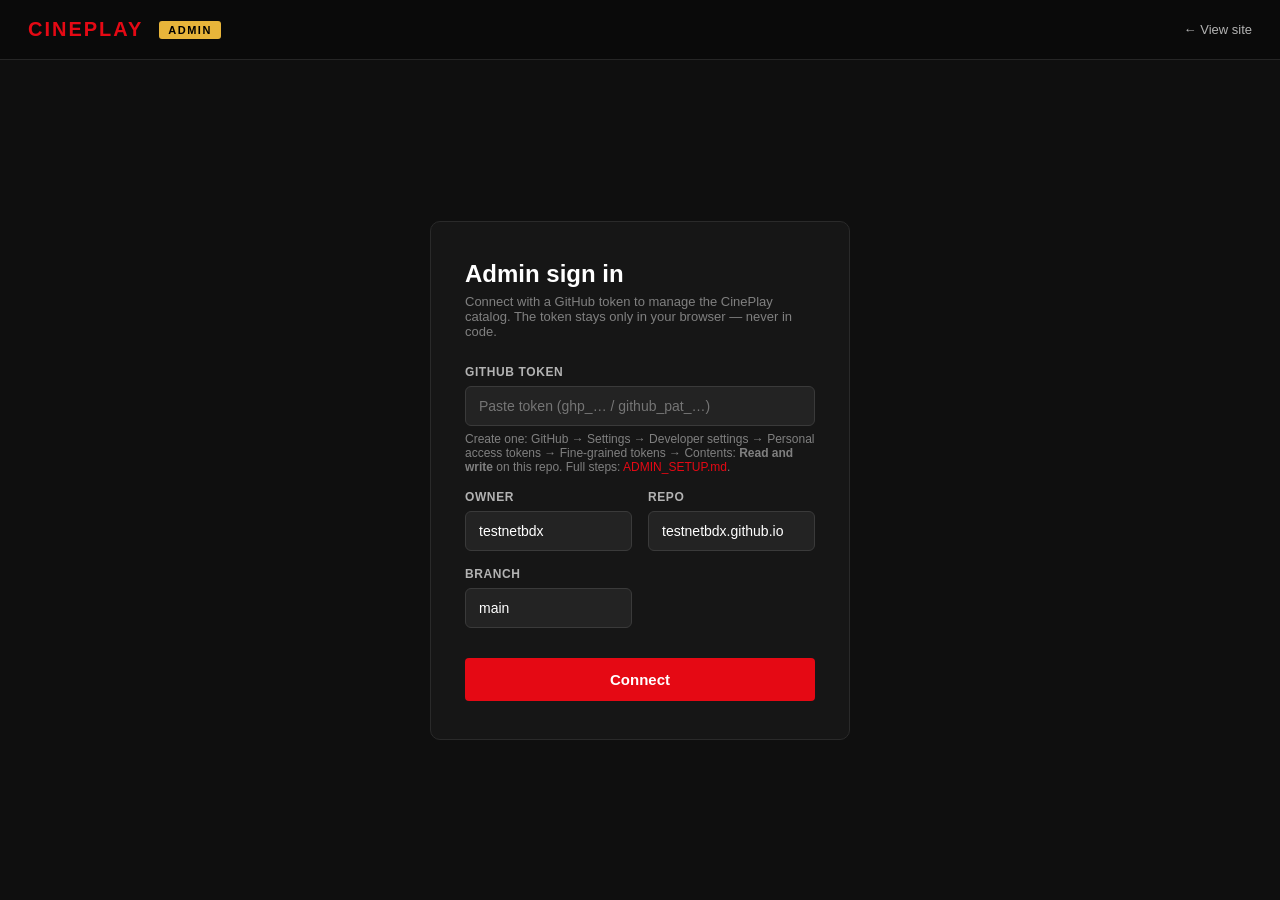
<file: cineplay/admin.html>
<!DOCTYPE html>
<html lang="en">
<head>
<meta charset="UTF-8">
<meta name="viewport" content="width=device-width, initial-scale=1.0">
<title>Admin — CinePlay</title>
<meta name="robots" content="noindex, nofollow">
<link rel="icon" href="data:image/svg+xml,<svg xmlns='http://www.w3.org/2000/svg' viewBox='0 0 64 64'><rect width='64' height='64' rx='12' fill='%23E50914'/><path d='M26 20l18 12-18 12z' fill='white'/></svg>">
<link rel="stylesheet" href="css/style.css?v=20261011f">
</head>
<body class="admin-page">

<nav class="admin-nav">
  <span class="logo">CinePlay</span>
  <span class="admin-tag">ADMIN</span>
  <div class="spacer"></div>
  <a class="view-site" href="index.html">← View site</a>
  <button class="btn-outline" id="logoutBtn" style="display:none">Disconnect</button>
</nav>

<!-- ============ LOGIN VIEW ============ -->
<div class="login-wrap" id="loginView">
  <div class="login-card">
    <h1>Admin sign in</h1>
    <p class="sub">Connect with a GitHub token to manage the CinePlay catalog. The token stays only in your browser — never in code.</p>
    <div class="form-error" id="loginError"></div>
    <form id="loginForm">
      <div class="field">
        <label for="ghToken">GitHub token</label>
        <input type="password" id="ghToken" autocomplete="off" placeholder="Paste token (ghp_… / github_pat_…)">
        <div class="hint">Create one: GitHub → Settings → Developer settings → Personal access tokens → Fine-grained tokens → Contents: <b>Read and write</b> on this repo. Full steps: <a href="ADMIN_SETUP.md" target="_blank" rel="noopener" style="color:#e50914">ADMIN_SETUP.md</a>.</div>
      </div>
      <div class="form-grid">
        <div class="field">
          <label for="ghOwner">Owner</label>
          <input type="text" id="ghOwner" value="testnetbdx" autocomplete="off">
        </div>
        <div class="field">
          <label for="ghRepo">Repo</label>
          <input type="text" id="ghRepo" value="testnetbdx.github.io" autocomplete="off">
        </div>
        <div class="field">
          <label for="ghBranch">Branch</label>
          <input type="text" id="ghBranch" value="main" autocomplete="off">
        </div>
      </div>
      <button type="submit" class="btn-red" id="loginBtn" style="margin-top:14px">Connect</button>
    </form>
  </div>
</div>

<!-- ============ DASHBOARD VIEW ============ -->
<div class="dash" id="dashView" style="display:none">
  <div class="dash-head">
    <h1>Dashboard</h1>
    <div class="spacer"></div>
    <button class="btn-red" id="addMovieBtn">+ Add Movie</button>
  </div>

  <div class="panel" id="cloudPanel" style="margin-bottom:18px">
    <div class="panel-head"><h2>☁️ Cloudinary settings <span style="font-weight:400;font-size:12px;color:#999">(for device video upload)</span></h2></div>
    <div style="padding:16px 18px">
      <div class="form-grid">
        <div class="field">
          <label for="cloudName">Cloud name</label>
          <input type="text" id="cloudName" autocomplete="off" placeholder="e.g. dxxxxx123">
        </div>
        <div class="field">
          <label for="uploadPreset">Unsigned upload preset</label>
          <input type="text" id="uploadPreset" autocomplete="off" placeholder="e.g. cineplay-video">
        </div>
      </div>
      <div class="hint">Free signup at cloudinary.com — no credit card. Exact steps: <a href="ADMIN_SETUP.md" target="_blank" rel="noopener" style="color:#e50914">ADMIN_SETUP.md</a> (Cloudinary section). Saved only in this browser (localStorage), never in the repo. <span id="cloudStatus" style="font-weight:700"></span></div>
      <div class="form-actions" style="margin-top:12px">
        <button type="button" class="btn-red" id="saveCloudBtn">Save settings</button>
      </div>
    </div>
  </div>

  <div class="panel" id="ytPanel" style="margin-bottom:18px">
    <div class="panel-head"><h2>▶ YouTube upload settings <span style="font-weight:400;font-size:12px;color:#999">(direct upload from this panel)</span></h2></div>
    <div style="padding:16px 18px">
      <div class="form-grid">
        <div class="field">
          <label for="ytClientId">Google OAuth Client ID</label>
          <input type="text" id="ytClientId" autocomplete="off" placeholder="xxxx.apps.googleusercontent.com">
        </div>
        <div class="field">
          <label for="ytClientSecret">Client secret</label>
          <input type="password" id="ytClientSecret" autocomplete="off" placeholder="Paste client secret">
        </div>
      </div>
      <div class="hint">Google Cloud Console-e YouTube Data API v3 enable + OAuth client banao. Exact steps: <a href="ADMIN_SETUP.md" target="_blank" rel="noopener" style="color:#e50914">ADMIN_SETUP.md</a> (YouTube section). Redirect URI hishebe EXACT <code>https://testnetbdx.github.io/cineplay/admin.html</code> dite hobe. Saved only in this browser (localStorage), never in the repo. <span id="ytStatus" style="font-weight:700"></span></div>
      <div class="form-error" id="ytError"></div>
      <div class="form-actions" style="margin-top:12px">
        <button type="button" class="btn-red" id="saveYtBtn">Save settings</button>
        <button type="button" class="btn-outline" id="ytConnectBtn">Connect YouTube</button>
        <button type="button" class="btn-outline" id="ytDisconnectBtn" style="display:none">Disconnect</button>
      </div>
    </div>
  </div>

  <div class="stats">
    <div class="stat red"><div class="num" id="statTotal">0</div><div class="lbl">Total movies</div></div>
    <div class="stat gold"><div class="num" id="statFeatured">0</div><div class="lbl">Featured</div></div>
    <div class="stat green"><div class="num" id="statTrending">0</div><div class="lbl">Trending</div></div>
  </div>

  <div class="panel">
    <div class="panel-head"><h2>Movies</h2></div>
    <div style="overflow-x:auto">
      <table class="movies">
        <thead>
          <tr><th>Poster</th><th>Title</th><th>Year</th><th>Genre</th><th>Flags</th><th>Actions</th></tr>
        </thead>
        <tbody id="moviesTbody"></tbody>
      </table>
    </div>
  </div>

  <!-- ============ BULK IMPORT ============ -->
  <div class="panel" id="bulkPanel" style="margin-top:18px">
    <div class="panel-head"><h2>📥 Bulk Import <span style="font-weight:400;font-size:12px;color:#999">(many movies at once — CSV / JSON)</span></h2></div>
    <div style="padding:16px 18px">
      <div class="hint">Upload a <b>.csv</b> or <b>.json</b> file to add many movies in one go. Rows missing a <b>title</b> are skipped; rows whose title+year already exists are skipped as duplicates. <a href="ADMIN_SETUP.md" target="_blank" rel="noopener" style="color:#e50914">Format guide</a>.</div>
      <div style="display:flex;gap:10px;flex-wrap:wrap;margin:12px 0;align-items:center">
        <button type="button" class="btn-outline" id="bulkTemplateBtn">⬇ Download CSV template</button>
        <label class="btn-outline" for="bulkFile" style="cursor:pointer;margin:0">📂 Choose CSV / JSON file</label>
        <input type="file" id="bulkFile" accept=".csv,.json,text/csv,application/json" style="display:none">
      </div>
      <div class="form-error" id="bulkError"></div>
      <div id="bulkResult" class="hint" style="display:none;font-weight:700;color:#46d369;margin-bottom:10px"></div>
      <div id="bulkPreview" style="display:none">
        <div id="bulkSummary" class="hint" style="font-weight:700;color:#fff"></div>
        <div style="overflow:auto;max-height:340px;margin:10px 0;border:1px solid #333;border-radius:6px">
          <table class="movies">
            <thead><tr><th>#</th><th>Title</th><th>Year</th><th>Category</th><th>Qualities</th><th>Video</th><th>Status</th></tr></thead>
            <tbody id="bulkTbody"></tbody>
          </table>
        </div>
        <div class="form-actions" style="justify-content:flex-start">
          <button type="button" class="btn-red" id="bulkImportBtn">Import</button>
          <button type="button" class="btn-outline" id="bulkClearBtn">Clear</button>
        </div>
      </div>
      <div class="progress-wrap" id="bulkProgressWrap">
        <div class="progress-track"><div class="progress-bar" id="bulkProgressBar"></div></div>
        <div class="progress-label" id="bulkProgressLabel">Saving…</div>
      </div>
    </div>
  </div>
</div>

<!-- ============ ADD / EDIT MOVIE MODAL ============ -->
<div id="movieModal">
  <div class="form-card">
    <h2 id="formTitle">Add Movie</h2>
    <div class="form-error" id="formError"></div>
    <input type="hidden" id="editingId" value="">

    <div class="form-grid">
      <div class="field full">
        <label for="fTitle">Title *</label>
        <input type="text" id="fTitle" placeholder="Movie title">
      </div>
      <div class="field full">
        <label for="fDesc">Description</label>
        <textarea id="fDesc" placeholder="Short synopsis…"></textarea>
      </div>
      <div class="field">
        <label for="fYear">Year</label>
        <input type="number" id="fYear" min="1900" max="2100" placeholder="2026">
      </div>
      <div class="field">
        <label for="fGenre">Genre</label>
        <input type="text" id="fGenre" placeholder="Action, Sci-Fi">
        <div class="hint">Comma-separated for multiple genres.</div>
      </div>
      <div class="field">
        <label for="fRating">Rating (0–10)</label>
        <input type="number" id="fRating" min="0" max="10" step="0.1" placeholder="8.5">
      </div>
      <div class="field">
        <label for="fDuration">Duration</label>
        <input type="text" id="fDuration" placeholder="2h 15m">
      </div>
      <div class="field full">
        <label>Quality badges</label>
        <div class="qchecks" id="fQuality">
          <label class="qcheck"><input type="checkbox" value="4K"> 4K</label>
          <label class="qcheck"><input type="checkbox" value="FHD"> FHD</label>
          <label class="qcheck"><input type="checkbox" value="HD"> HD</label>
          <label class="qcheck"><input type="checkbox" value="BD"> BD</label>
          <label class="qcheck"><input type="checkbox" value="HDR"> HDR</label>
          <label class="qcheck"><input type="checkbox" value="DV"> DV</label>
          <label class="qcheck"><input type="checkbox" value="10Bit"> 10Bit</label>
          <label class="qcheck"><input type="checkbox" value="SDR"> SDR</label>
        </div>
        <div class="hint">Ticked badges show on the site's cards (top-right pills).</div>
      </div>
      <div class="field">
        <label for="fCategory">Category</label>
        <select id="fCategory">
          <option value="movie" selected>Movie</option>
          <option value="web-series">Web Series</option>
          <option value="anime">Anime</option>
          <option value="ott">OTT</option>
        </select>
      </div>
      <div class="field">
        <label for="fLanguages">Languages</label>
        <input type="text" id="fLanguages" placeholder="Hindi, English">
      </div>
      <div class="field">
        <label for="fEpisode">Episode info</label>
        <input type="text" id="fEpisode" placeholder="S01 EP04">
        <div class="hint">For series — e.g. S01 EP04.</div>
      </div>
      <div class="field">
        <label for="fImdb">IMDb rating</label>
        <input type="text" id="fImdb" placeholder="7.9/10">
      </div>
      <div class="field">
        <label for="fStars">Stars</label>
        <input type="text" id="fStars" placeholder="Actor One, Actor Two">
      </div>
      <div class="field">
        <label for="fDirector">Director</label>
        <input type="text" id="fDirector" placeholder="Director name">
      </div>
      <div class="field">
        <label for="fQualityInfo">Quality info</label>
        <input type="text" id="fQualityInfo" placeholder="WEB-DL 1080p | 720p | 480p">
        <div class="hint">Shown on the detail page header + info block.</div>
      </div>
      <div class="field full">
        <label>Screenshots</label>
        <input type="file" id="fShotsFile" accept="image/*" multiple>
        <div style="display:flex;gap:8px;margin-top:8px">
          <input type="url" id="fShotsUrl" placeholder="…or paste image URL" style="flex:1">
          <button type="button" class="btn-outline" id="fShotsAdd">Add</button>
        </div>
        <div class="shots-list" id="fShotsList" style="margin-top:10px"></div>
        <div class="hint">Uploaded to <code>cineplay/screenshots/</code> in the repo. Shown in the detail page gallery.</div>
      </div>
      <div class="field full">
        <label>Watch / Download qualities</label>
        <div id="fQualList"></div>
        <button type="button" class="btn-outline" id="fQualAdd" style="margin-top:8px">+ Add quality</button>
        <div class="hint">Each row = one 480p / 720p / 1080p button on the detail page. Empty rows are ignored.</div>
      </div>
      <div class="field">
        <label for="fPosterFile">Poster image</label>
        <input type="file" id="fPosterFile" accept="image/*">
        <input type="text" id="fPosterUrl" placeholder="…or paste image URL" style="margin-top:8px">
        <img class="preview-img" id="posterPreview" alt="Poster preview">
      </div>
      <div class="field">
        <label for="fBackdropFile">Backdrop image</label>
        <input type="file" id="fBackdropFile" accept="image/*">
        <input type="text" id="fBackdropUrl" placeholder="…or paste image URL" style="margin-top:8px">
        <img class="preview-img" id="backdropPreview" alt="Backdrop preview">
      </div>
    </div>

    <div class="field full" style="margin-top:4px">
      <label>Video source</label>
      <div class="vtabs">
        <button type="button" class="vtab active" data-vtab="device">📱 Upload from device</button>
        <button type="button" class="vtab" data-vtab="youtube">▶ YouTube URL</button>
        <button type="button" class="vtab" data-vtab="direct">🔗 Direct MP4 URL</button>
        <button type="button" class="vtab" data-vtab="embed">🖥 Embed URL</button>
      </div>
      <div class="vpanel active" id="vtab-device">
        <div class="dest-toggle">
          <button type="button" class="dest-btn active" data-dest="youtube">▶ YouTube <span>boro file — 256GB porjonto</span></button>
          <button type="button" class="dest-btn" data-dest="cloudinary">☁️ Cloudinary <span>100MB porjonto choto clip</span></button>
        </div>

        <!-- YouTube direct upload -->
        <div id="dest-youtube">
          <div class="hint" id="ytNotConnected" style="display:none;background:#3a1215;border:1px solid #7a1f24;color:#ffb4b4;padding:10px 14px;border-radius:6px;margin-bottom:10px">⚠️ YouTube connect kora nai — age dashboard-er <b>▶ YouTube upload settings</b> theke Connect koro.</div>
          <input type="file" id="fVideoYtUpload" accept="video/*" style="width:100%;background:#232323;border:1px solid #3a3a3a;color:#fff;padding:11px 13px;border-radius:6px;font-size:14px">
          <div class="form-grid" style="margin-top:10px">
            <div class="field" style="margin-bottom:0">
              <label for="fYtTitle">YouTube title</label>
              <input type="text" id="fYtTitle" placeholder="Movie title">
            </div>
            <div class="field" style="margin-bottom:0">
              <label for="fYtPrivacy">Privacy</label>
              <select id="fYtPrivacy">
                <option value="unlisted" selected>Unlisted</option>
                <option value="private">Private</option>
                <option value="public">Public</option>
              </select>
            </div>
          </div>
          <div class="form-actions" style="margin-top:12px;justify-content:flex-start">
            <button type="button" class="btn-red" id="ytUploadBtn">⬆ Upload to YouTube</button>
            <button type="button" class="btn-outline" id="ytCancelBtn" style="display:none">Cancel</button>
          </div>
          <div class="progress-wrap" id="ytProgressWrap">
            <div class="progress-track"><div class="progress-bar" id="ytProgressBar"></div></div>
            <div class="progress-label" id="ytUploadStatus">Uploading…</div>
          </div>
          <div class="hint" id="ytVideoDone" style="display:none;color:#46d369;font-weight:700"></div>
        </div>

        <!-- Cloudinary upload (choto clip) -->
        <div id="dest-cloudinary" style="display:none">
          <input type="file" id="fVideoDevice" accept="video/*" style="width:100%;background:#232323;border:1px solid #3a3a3a;color:#fff;padding:11px 13px;border-radius:6px;font-size:14px">
          <div class="hint">Pick a video from your phone gallery — uploads to Cloudinary (free, up to 100MB per video). For bigger files use the YouTube destination above.</div>
          <div class="progress-wrap" id="videoProgressWrap">
            <div class="progress-track"><div class="progress-bar" id="videoProgressBar"></div></div>
            <div class="progress-label" id="videoUploadStatus">Uploading…</div>
          </div>
          <div class="hint" id="deviceVideoDone" style="display:none;color:#46d369;font-weight:700"></div>
        </div>
      </div>
      <div class="vpanel" id="vtab-youtube">
        <input type="url" id="fVideoYoutube" placeholder="https://www.youtube.com/watch?v=…">
        <div class="hint">Any YouTube link works (watch, youtu.be, embed, shorts). Unlisted videos work too.</div>
      </div>
      <div class="vpanel" id="vtab-direct">
        <input type="url" id="fVideoDirect" placeholder="https://example.com/movie.mp4">
      </div>
      <div class="vpanel" id="vtab-embed">
        <input type="url" id="fVideoEmbed" placeholder="https://player.example.com/embed/…">
        <div class="hint">A page URL that can be iframed.</div>
      </div>
      <div class="hint" style="margin-top:10px">💡 Boro movie file (3-10GB) → <b>📱 Upload from device</b> tab-er <b>YouTube</b> destination use koro (256GB porjonto, free). Choto clip → Cloudinary destination (100MB max).</div>
    </div>

    <div class="checks">
      <label class="check"><input type="checkbox" id="fFeatured"> Featured (hero billboard)</label>
      <label class="check"><input type="checkbox" id="fTrending"> Trending Now row</label>
    </div>

    <div class="form-actions">
      <button type="button" class="btn-outline" id="cancelMovieBtn">Cancel</button>
      <button type="button" class="btn-red" id="saveMovieBtn">Save Movie</button>
    </div>
  </div>
</div>

<div id="toast"></div>

<script src="js/admin.js?v=20261011g"></script>
</body>
</html>
</file>
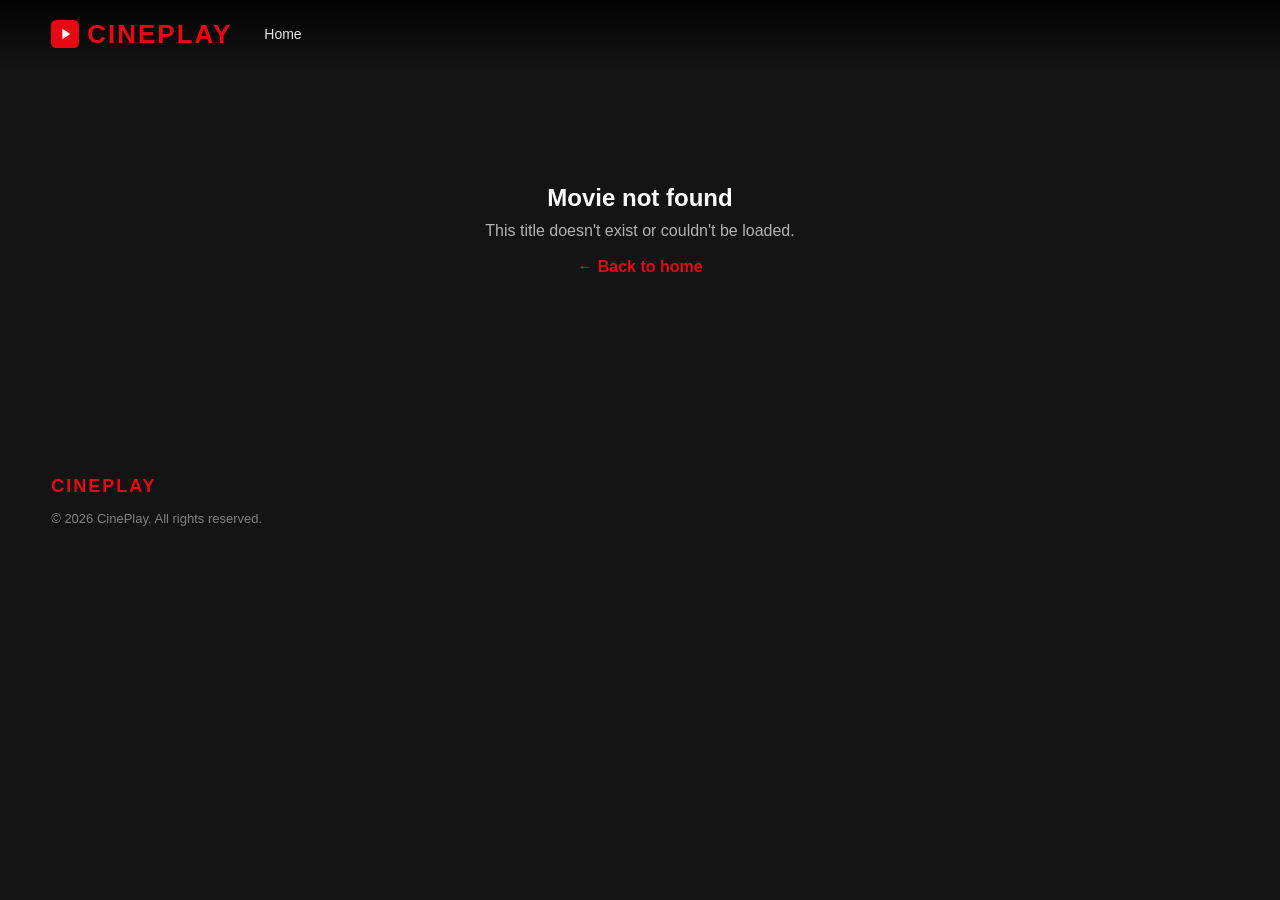
<file: cineplay/movie.html>
<!DOCTYPE html>
<html lang="en">
<head>
<meta charset="UTF-8">
<meta name="viewport" content="width=device-width, initial-scale=1.0">
<title>CinePlay</title>
<meta name="description" content="CinePlay — movie details, screenshots, watch and download.">
<link rel="icon" href="data:image/svg+xml,<svg xmlns='http://www.w3.org/2000/svg' viewBox='0 0 64 64'><rect width='64' height='64' rx='12' fill='%23E50914'/><path d='M26 20l18 12-18 12z' fill='white'/></svg>">
<link rel="stylesheet" href="css/style.css?v=20261011f">
</head>
<body>

<header id="navbar">
  <a class="logo" href="index.html" aria-label="CinePlay home">
    <svg viewBox="0 0 64 64" fill="currentColor"><rect width="64" height="64" rx="12"/><path d="M26 20l18 12-18 12z" fill="#fff"/></svg>
    CinePlay
  </a>
  <nav class="nav-links">
    <a href="index.html">Home</a>
  </nav>
</header>

<div class="detail-bg" id="detailBg"></div>

<main class="detail-wrap">
  <div id="detailLoading" class="detail-loading">
    <div class="spinner"></div>
    <div>Loading…</div>
  </div>

  <div id="detailContent" style="display:none">
    <h1 class="d-title" id="dTitle"></h1>
    <div class="d-qline" id="dQualityLine"></div>
    <div class="d-pills" id="dPills"></div>

    <div class="d-poster"><img id="dPoster" alt="Poster"></div>

    <div class="d-info" id="dInfo"></div>

    <div id="dShotsWrap" style="display:none">
      <h3 class="d-sec-title">: Screen-Shots :</h3>
      <div class="shots-grid" id="dShots"></div>
    </div>

    <div id="dWatchWrap">
      <h3 class="d-sec-title">: Watch / Download :</h3>
      <div id="dWatch"></div>
    </div>

    <div id="dStoryWrap" style="display:none">
      <h3 class="d-sec-title">: Storyline :</h3>
      <div class="d-story" id="dStory"></div>
    </div>

    <div>
      <h3 class="d-sec-title">Did you like it?</h3>
      <div class="react-row" id="dReact"></div>
      <div class="react-hint">Reactions are counted on this device only.</div>
    </div>

    <div id="dMltWrap" style="display:none">
      <h3 class="d-sec-title">More Like This</h3>
      <div class="mlt-grid" id="dMlt"></div>
    </div>
  </div>

  <div id="detailError" class="watch-error" style="display:none">
    <h2>Movie not found</h2>
    <p>This title doesn't exist or couldn't be loaded.</p>
    <p style="margin-top:18px"><a href="index.html" style="color:#e50914;font-weight:700">← Back to home</a></p>
  </div>
</main>

<div id="lightbox"><img id="lightboxImg" alt="Screenshot"></div>
<div id="toast"></div>

<footer>
  <div class="f-logo">CINEPLAY</div>
  <p>&copy; 2026 CinePlay. All rights reserved.</p>
</footer>

<script src="js/movie.js?v=20261011f"></script>
</body>
</html>
</file>
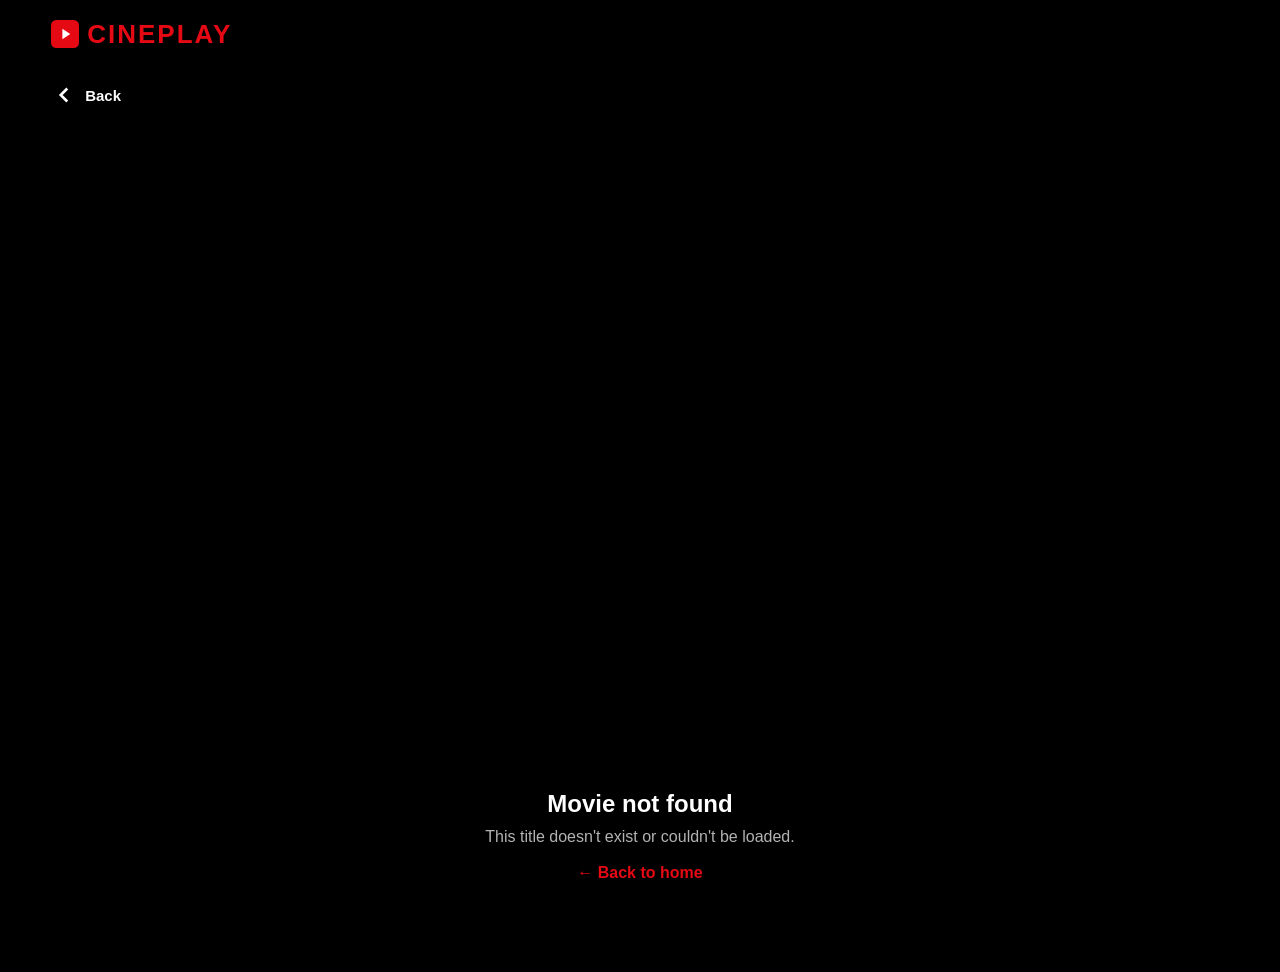
<file: cineplay/watch.html>
<!DOCTYPE html>
<html lang="en">
<head>
<meta charset="UTF-8">
<meta name="viewport" content="width=device-width, initial-scale=1.0">
<title>Watch — CinePlay</title>
<link rel="icon" href="data:image/svg+xml,<svg xmlns='http://www.w3.org/2000/svg' viewBox='0 0 64 64'><rect width='64' height='64' rx='12' fill='%23E50914'/><path d='M26 20l18 12-18 12z' fill='white'/></svg>">
<link rel="stylesheet" href="css/style.css?v=20261011f">
</head>
<body class="watch-page">

<header id="navbar">
  <a class="logo" href="index.html" aria-label="CinePlay home">
    <svg viewBox="0 0 64 64" fill="currentColor"><rect width="64" height="64" rx="12"/><path d="M26 20l18 12-18 12z" fill="#fff"/></svg>
    CinePlay
  </a>
</header>

<div class="watch-top">
  <button class="back-btn" id="backBtn">
    <svg viewBox="0 0 24 24" fill="none" stroke="currentColor" stroke-width="2.4"><path d="M15 18l-6-6 6-6"/></svg>
    Back
  </button>
</div>

<div class="player-wrap">
  <div class="player" id="player">
    <div class="player-loading" id="playerLoading">
      <div class="spinner"></div>
      <div>Loading…</div>
    </div>
  </div>
</div>

<div class="watch-info" id="watchInfo" style="display:none">
  <h1 id="watchTitle"></h1>
  <div class="meta" id="watchMeta"></div>
  <p class="desc" id="watchDesc"></p>
</div>

<div class="watch-error" id="watchError" style="display:none">
  <h2>Movie not found</h2>
  <p id="watchErrorMsg">This title doesn't exist or couldn't be loaded.</p>
  <p style="margin-top:18px"><a href="index.html" style="color:#e50914;font-weight:700">← Back to home</a></p>
</div>

<script src="js/watch.js?v=20261011f"></script>
</body>
</html>
</file>
<file: cineplay/css/style.css>
/* ============================================================
   CinePlay — Netflix-style dark theme
   ============================================================ */
:root {
  --red: #e50914;
  --red-dark: #b00610;
  --bg: #141414;
  --bg-2: #181818;
  --bg-3: #222;
  --bg-4: #2f2f2f;
  --text: #fff;
  --muted: #b3b3b3;
  --muted-2: #808080;
  --green: #46d369;
  --gold: #e8b53a;
  --radius: 4px;
  --nav-h: 68px;
  --font: "Helvetica Neue", Helvetica, Arial, system-ui, sans-serif;
}
* { margin: 0; padding: 0; box-sizing: border-box; }
html { scroll-behavior: smooth; }
body {
  background: var(--bg);
  color: var(--text);
  font-family: var(--font);
  -webkit-font-smoothing: antialiased;
  overflow-x: hidden;
}
img { display: block; max-width: 100%; }
a { color: inherit; text-decoration: none; }
button { font-family: var(--font); cursor: pointer; border: none; }
::-webkit-scrollbar { width: 10px; height: 8px; }
::-webkit-scrollbar-track { background: #0d0d0d; }
::-webkit-scrollbar-thumb { background: #4d4d4d; border-radius: 8px; }

/* ---------------- Navbar ---------------- */
#navbar {
  position: fixed; top: 0; left: 0; right: 0; z-index: 1000;
  height: var(--nav-h);
  display: flex; align-items: center; gap: 32px;
  padding: 0 4vw;
  background: linear-gradient(to bottom, rgba(0,0,0,.85), transparent);
  transition: background .35s ease;
}
#navbar.scrolled { background: #0d0d0d; box-shadow: 0 2px 12px rgba(0,0,0,.5); }
.logo {
  display: flex; align-items: center; gap: 8px;
  color: var(--red); font-weight: 900; font-size: 26px;
  letter-spacing: 2px; text-transform: uppercase; user-select: none;
}
.logo svg { width: 28px; height: 28px; }
.nav-links { display: flex; gap: 22px; font-size: 14px; }
.nav-links a { color: #e5e5e5; transition: color .2s; cursor: pointer; }
.nav-links a:hover { color: var(--muted); }
.nav-spacer { flex: 1; }
.search-box { display: flex; align-items: center; position: relative; }
#searchToggle {
  background: none; color: #fff; padding: 8px;
  display: flex; align-items: center;
}
#searchToggle svg { width: 22px; height: 22px; }
#searchInput {
  width: 0; opacity: 0; transition: width .3s ease, opacity .3s ease;
  background: rgba(0,0,0,.75); border: 1px solid rgba(255,255,255,.4);
  color: #fff; padding: 8px 12px; font-size: 14px; outline: none;
}
.search-box.open #searchInput { width: 240px; opacity: 1; margin-left: 6px; }
.avatar {
  width: 34px; height: 34px; border-radius: 6px; margin-left: 14px;
  background: linear-gradient(135deg, var(--red), #7a0d12);
  display: flex; align-items: center; justify-content: center;
  font-weight: 800; font-size: 15px; cursor: pointer; user-select: none;
}

/* ---------------- Search overlay ---------------- */
#searchOverlay {
  position: fixed; top: var(--nav-h); left: 0; right: 0; z-index: 900;
  max-height: 70vh; overflow-y: auto;
  background: rgba(10,10,10,.97); border-bottom: 1px solid #333;
  padding: 18px 4vw 28px; display: none;
}
#searchOverlay.show { display: block; }
#searchOverlay h3 { font-size: 15px; color: var(--muted); margin-bottom: 14px; font-weight: 500; }
.search-grid { display: grid; grid-template-columns: repeat(auto-fill, minmax(130px, 1fr)); gap: 14px; }
.search-card { cursor: pointer; transition: transform .2s; }
.search-card:hover { transform: scale(1.05); }
.search-card img { width: 100%; aspect-ratio: 2/3; object-fit: cover; border-radius: var(--radius); background: var(--bg-3); }
.search-card p { font-size: 12px; color: var(--muted); margin-top: 6px; white-space: nowrap; overflow: hidden; text-overflow: ellipsis; }
.no-results { color: var(--muted-2); font-size: 14px; padding: 20px 0; }

/* ---------------- Billboard hero ---------------- */
#billboard {
  position: relative; height: 88vh; min-height: 520px;
  display: flex; align-items: center; overflow: hidden;
  background: #000;
}
.billboard-bg {
  position: absolute; inset: 0;
  background-size: cover; background-position: center 20%;
  transition: opacity .8s ease;
}
.billboard-shade {
  position: absolute; inset: 0;
  background:
    linear-gradient(to top, var(--bg) 2%, transparent 45%),
    linear-gradient(to right, rgba(0,0,0,.75) 0%, transparent 60%);
}
.billboard-content {
  position: relative; z-index: 2; padding: 0 4vw; max-width: 640px;
  margin-top: 40px;
  animation: fadeUp .6s ease;
}
@keyframes fadeUp { from { opacity: 0; transform: translateY(18px); } to { opacity: 1; transform: none; } }
.billboard-kicker {
  color: var(--red); font-weight: 800; letter-spacing: 4px; font-size: 13px;
  text-transform: uppercase; margin-bottom: 10px;
  display: flex; align-items: center; gap: 8px;
}
.billboard-title {
  font-size: clamp(38px, 6vw, 72px); font-weight: 900; line-height: 1.02;
  text-shadow: 2px 2px 12px rgba(0,0,0,.7); margin-bottom: 14px;
}
.billboard-meta {
  display: flex; align-items: center; gap: 10px; flex-wrap: wrap;
  font-size: 15px; color: #e5e5e5; margin-bottom: 14px;
}
.billboard-meta .match { color: var(--green); font-weight: 700; }
.billboard-meta .tag {
  border: 1px solid #777; padding: 1px 7px; font-size: 12px; border-radius: 3px; color: #ccc;
}
.billboard-desc {
  font-size: 16px; line-height: 1.55; color: #e8e8e8; margin-bottom: 24px;
  display: -webkit-box; -webkit-line-clamp: 3; -webkit-box-orient: vertical; overflow: hidden;
  text-shadow: 1px 1px 6px rgba(0,0,0,.8);
}
.billboard-actions { display: flex; gap: 12px; }
.btn {
  display: inline-flex; align-items: center; gap: 10px;
  padding: 12px 28px; font-size: 16px; font-weight: 700; border-radius: var(--radius);
  transition: background .2s, transform .15s;
}
.btn:active { transform: scale(.97); }
.btn-play { background: #fff; color: #000; }
.btn-play:hover { background: rgba(255,255,255,.8); }
.btn-info { background: rgba(109,109,110,.7); color: #fff; }
.btn-info:hover { background: rgba(109,109,110,.45); }
.btn svg { width: 22px; height: 22px; }
.hero-dots { position: absolute; bottom: 110px; right: 4vw; z-index: 3; display: flex; gap: 8px; }
.hero-dots button {
  width: 26px; height: 4px; border-radius: 2px; background: rgba(255,255,255,.3); padding: 0;
}
.hero-dots button.active { background: var(--red); }

/* Empty billboard */
.billboard-empty { text-align: left; }
.billboard-empty h1 { font-size: clamp(30px, 5vw, 54px); font-weight: 800; margin-bottom: 12px; }
.billboard-empty p { color: var(--muted); font-size: 16px; max-width: 480px; line-height: 1.6; }

/* ---------------- Content rows ---------------- */
#rows { position: relative; z-index: 5; margin-top: -90px; padding-bottom: 40px; }
.row { margin-bottom: 34px; padding-left: 4vw; position: relative; }
.row-title { font-size: 19px; font-weight: 700; margin-bottom: 12px; color: #e5e5e5; }
.row-scroller { display: flex; gap: 8px; overflow-x: auto; scroll-behavior: smooth; padding: 6px 4vw 14px 0; }
.row-scroller::-webkit-scrollbar { height: 0; }
.row-btn {
  position: absolute; top: 34px; bottom: 14px; width: 4vw; min-width: 44px; z-index: 6;
  background: rgba(20,20,20,.55); color: #fff; font-size: 30px; opacity: 0;
  transition: opacity .2s; display: flex; align-items: center; justify-content: center;
}
.row:hover .row-btn { opacity: 1; }
.row-btn:hover { background: rgba(20,20,20,.85); }
.row-btn.left { left: 0; border-radius: 0 6px 6px 0; }
.row-btn.right { right: 0; border-radius: 6px 0 0 6px; }

.card {
  flex: 0 0 auto; width: 172px; cursor: pointer; border-radius: var(--radius);
  transition: transform .25s ease, box-shadow .25s ease; position: relative;
}
.card img {
  width: 100%; aspect-ratio: 2/3; object-fit: cover; border-radius: var(--radius);
  background: var(--bg-3);
}
.card:hover { transform: scale(1.09); z-index: 7; box-shadow: 0 12px 30px rgba(0,0,0,.65); }
.card .card-title {
  font-size: 12px; color: var(--muted); margin-top: 7px;
  white-space: nowrap; overflow: hidden; text-overflow: ellipsis;
}
.card .card-badge {
  position: absolute; top: 6px; left: 6px; font-size: 10px; font-weight: 800;
  background: var(--red); color: #fff; padding: 3px 7px; border-radius: 3px;
  letter-spacing: .5px;
}

/* Top 10 */
.top10-card { display: flex; align-items: flex-end; flex: 0 0 auto; cursor: pointer; transition: transform .25s; }
.top10-card:hover { transform: scale(1.06); }
.top10-num {
  font-size: 11rem; font-weight: 900; line-height: .78; letter-spacing: -12px;
  color: #0a0a0a; -webkit-text-stroke: 4px #595959; margin-right: -14px; user-select: none;
}
.top10-card img { width: 132px; aspect-ratio: 2/3; object-fit: cover; border-radius: var(--radius); background: var(--bg-3); }

/* ---------------- Detail modal ---------------- */
#modal {
  position: fixed; inset: 0; z-index: 1200; display: none;
  background: rgba(0,0,0,.72); overflow-y: auto; padding: 40px 16px;
}
#modal.show { display: block; }
.modal-card {
  max-width: 860px; margin: 0 auto; background: var(--bg-2); border-radius: 8px;
  overflow: hidden; position: relative; animation: fadeUp .3s ease;
  box-shadow: 0 24px 80px rgba(0,0,0,.8);
}
.modal-hero { position: relative; aspect-ratio: 16/8.2; background: #000; }
.modal-hero img { width: 100%; height: 100%; object-fit: cover; }
.modal-hero .shade {
  position: absolute; inset: 0;
  background: linear-gradient(to top, var(--bg-2) 4%, transparent 55%);
}
.modal-close {
  position: absolute; top: 14px; right: 14px; z-index: 3;
  width: 36px; height: 36px; border-radius: 50%;
  background: var(--bg-2); color: #fff; font-size: 18px;
}
.modal-hero-content { position: absolute; bottom: 22px; left: 44px; right: 44px; z-index: 2; }
.modal-hero-content h2 { font-size: 40px; font-weight: 800; margin-bottom: 16px; text-shadow: 2px 2px 10px rgba(0,0,0,.7); }
.modal-actions { display: flex; gap: 10px; align-items: center; }
.btn-circle {
  width: 46px; height: 46px; border-radius: 50%;
  background: transparent; border: 2px solid #8a8a8a; color: #fff;
  font-size: 22px; display: flex; align-items: center; justify-content: center;
  transition: border-color .2s;
}
.btn-circle:hover { border-color: #fff; }
.btn-circle.active { border-color: var(--red); color: var(--red); }
.modal-body { padding: 8px 44px 36px; display: flex; gap: 36px; }
.modal-main { flex: 2; }
.modal-side { flex: 1; font-size: 13px; color: var(--muted); }
.modal-side b { color: var(--muted-2); font-weight: 500; }
.modal-meta { display: flex; gap: 10px; align-items: center; margin-bottom: 14px; font-size: 15px; flex-wrap: wrap; }
.modal-meta .match { color: var(--green); font-weight: 700; }
.modal-meta .tag { border: 1px solid #777; padding: 1px 7px; font-size: 12px; border-radius: 3px; }
.modal-desc { font-size: 15px; line-height: 1.6; color: #ddd; }
.mlt { margin-top: 30px; }
.mlt h3 { font-size: 20px; margin-bottom: 14px; }
.mlt-grid { display: grid; grid-template-columns: repeat(3, 1fr); gap: 12px; }
.mlt-card { cursor: pointer; background: var(--bg-4); border-radius: 6px; overflow: hidden; transition: transform .2s; }
.mlt-card:hover { transform: scale(1.03); }
.mlt-card img { width: 100%; aspect-ratio: 16/9; object-fit: cover; background: var(--bg-3); }
.mlt-card .mlt-info { padding: 12px; }
.mlt-card .mlt-info h4 { font-size: 14px; margin-bottom: 6px; }
.mlt-card .mlt-info p { font-size: 12px; color: var(--muted); line-height: 1.5;
  display: -webkit-box; -webkit-line-clamp: 3; -webkit-box-orient: vertical; overflow: hidden; }
.mlt-meta { display: flex; gap: 8px; font-size: 12px; color: var(--muted); margin-bottom: 8px; }
.mlt-meta .match { color: var(--green); font-weight: 700; }

/* ---------------- Skeleton shimmer ---------------- */
.skel-row { margin-bottom: 34px; padding-left: 4vw; }
.skel-title { width: 200px; height: 20px; border-radius: 4px; margin-bottom: 14px; }
.skel-cards { display: flex; gap: 8px; }
.skel-card { width: 172px; aspect-ratio: 2/3; border-radius: var(--radius); }
.shimmer {
  background: linear-gradient(90deg, #222 25%, #2e2e2e 50%, #222 75%);
  background-size: 200% 100%; animation: shimmer 1.3s infinite;
}
@keyframes shimmer { to { background-position: -200% 0; } }

/* ---------------- Empty state ---------------- */
.empty-state { text-align: center; padding: 70px 20px; color: var(--muted); }
.empty-state .big { font-size: 56px; margin-bottom: 16px; }
.empty-state h2 { color: #fff; font-size: 24px; margin-bottom: 10px; }
.empty-state p { font-size: 15px; line-height: 1.7; max-width: 520px; margin: 0 auto; }
.empty-state code { background: var(--bg-4); padding: 2px 8px; border-radius: 4px; font-size: 13px; color: #fff; }

/* ---------------- Footer ---------------- */
footer { padding: 40px 4vw 30px; color: var(--muted-2); font-size: 13px; }
footer .f-logo { color: var(--red); font-weight: 900; letter-spacing: 2px; font-size: 18px; margin-bottom: 14px; }
footer .f-links { display: flex; gap: 22px; flex-wrap: wrap; margin-bottom: 16px; }
footer .f-links a { cursor: pointer; }
footer .f-links a:hover { text-decoration: underline; }

/* ---------------- Toast ---------------- */
#toast {
  position: fixed; bottom: 28px; left: 50%; transform: translateX(-50%) translateY(80px);
  background: #000; border: 1px solid #444; color: #fff; padding: 12px 22px;
  border-radius: 6px; font-size: 14px; z-index: 2000; opacity: 0;
  transition: transform .3s, opacity .3s; pointer-events: none; max-width: 90vw;
}
#toast.show { transform: translateX(-50%) translateY(0); opacity: 1; }

/* ============================================================
   Watch page
   ============================================================ */
.watch-page { min-height: 100vh; background: #000; padding-top: var(--nav-h); }
.watch-top {
  display: flex; align-items: center; gap: 18px; padding: 14px 4vw;
}
.back-btn {
  display: inline-flex; align-items: center; gap: 8px;
  background: none; color: #fff; font-size: 15px; font-weight: 600;
}
.back-btn:hover { color: var(--muted); }
.back-btn svg { width: 26px; height: 26px; }
.player-wrap {
  max-width: 1120px; margin: 6px auto 0; padding: 0 4vw;
}
.player {
  position: relative; width: 100%; aspect-ratio: 16/9; background: #000;
  border-radius: 8px; overflow: hidden; box-shadow: 0 20px 60px rgba(0,0,0,.7);
}
.player video, .player iframe { position: absolute; inset: 0; width: 100%; height: 100%; border: none; }
.player-loading {
  position: absolute; inset: 0; display: flex; flex-direction: column; gap: 14px;
  align-items: center; justify-content: center; color: var(--muted);
}
.spinner {
  width: 44px; height: 44px; border: 4px solid #333; border-top-color: var(--red);
  border-radius: 50%; animation: spin 1s linear infinite;
}
@keyframes spin { to { transform: rotate(360deg); } }
.watch-info { max-width: 1120px; margin: 0 auto; padding: 26px 4vw 60px; }
.watch-info h1 { font-size: 32px; font-weight: 800; margin-bottom: 10px; }
.watch-info .meta { display: flex; gap: 12px; align-items: center; color: var(--muted); font-size: 14px; margin-bottom: 14px; flex-wrap: wrap; }
.watch-info .meta .match { color: var(--green); font-weight: 700; }
.watch-info p.desc { color: #d5d5d5; line-height: 1.7; font-size: 15px; max-width: 760px; }
.watch-error { text-align: center; padding: 90px 20px; color: var(--muted); }
.watch-error h2 { color: #fff; margin-bottom: 10px; }

/* ============================================================
   Admin panel
   ============================================================ */
.admin-page { min-height: 100vh; background: #0f0f0f; }
.admin-nav {
  height: 60px; display: flex; align-items: center; gap: 16px;
  padding: 0 28px; background: #0a0a0a; border-bottom: 1px solid #262626;
  position: sticky; top: 0; z-index: 100;
}
.admin-nav .logo { font-size: 20px; }
.admin-nav .admin-tag {
  font-size: 11px; font-weight: 800; letter-spacing: 1.5px; color: #000;
  background: var(--gold); padding: 3px 9px; border-radius: 3px;
}
.admin-nav .spacer { flex: 1; }
.admin-nav .view-site { color: var(--muted); font-size: 13px; }
.admin-nav .view-site:hover { color: #fff; }
.btn-outline {
  background: transparent; border: 1px solid #555; color: #fff;
  padding: 8px 16px; border-radius: var(--radius); font-size: 13px; font-weight: 600;
}
.btn-outline:hover { border-color: #fff; }
.btn-red { background: var(--red); color: #fff; padding: 10px 22px; border-radius: var(--radius); font-size: 14px; font-weight: 700; }
.btn-red:hover { background: var(--red-dark); }
.btn-red:disabled { opacity: .55; cursor: not-allowed; }
.btn-danger { background: #3a1215; border: 1px solid #7a1f24; color: #ff8a8a; padding: 7px 14px; border-radius: var(--radius); font-size: 12px; font-weight: 600; }
.btn-danger:hover { background: #521a1e; }
.btn-small { background: var(--bg-4); color: #fff; padding: 7px 14px; border-radius: var(--radius); font-size: 12px; font-weight: 600; }
.btn-small:hover { background: #3d3d3d; }

/* Login */
.login-wrap { min-height: calc(100vh - 60px); display: flex; align-items: center; justify-content: center; padding: 20px; }
.login-card {
  width: 100%; max-width: 420px; background: #161616; border: 1px solid #2a2a2a;
  border-radius: 10px; padding: 38px 34px;
}
.login-card h1 { font-size: 24px; margin-bottom: 6px; }
.login-card .sub { color: var(--muted-2); font-size: 13px; margin-bottom: 26px; }
.field { margin-bottom: 16px; }
.field label { display: block; font-size: 12px; font-weight: 700; letter-spacing: .6px; text-transform: uppercase; color: var(--muted); margin-bottom: 7px; }
.field input[type="text"], .field input[type="number"], .field input[type="email"],
.field input[type="password"], .field input[type="url"], .field textarea, .field select {
  width: 100%; background: #232323; border: 1px solid #3a3a3a; color: #fff;
  padding: 11px 13px; border-radius: 6px; font-size: 14px; outline: none; font-family: var(--font);
}
.field input:focus, .field textarea:focus { border-color: var(--red); }
.field textarea { min-height: 90px; resize: vertical; }
.field .hint { font-size: 12px; color: var(--muted-2); margin-top: 6px; }
.form-error {
  display: none; background: #3a1215; border: 1px solid #7a1f24; color: #ffb4b4;
  padding: 10px 14px; border-radius: 6px; font-size: 13px; margin-bottom: 16px;
}
.form-error.show { display: block; }
.login-card .btn-red { width: 100%; padding: 13px; font-size: 15px; }

/* Dashboard */
.dash { max-width: 1180px; margin: 0 auto; padding: 28px 24px 60px; }
.dash-head { display: flex; align-items: center; gap: 14px; margin-bottom: 24px; }
.dash-head h1 { font-size: 24px; }
.dash-head .spacer { flex: 1; }
.stats { display: grid; grid-template-columns: repeat(3, 1fr); gap: 16px; margin-bottom: 28px; }
.stat {
  background: #161616; border: 1px solid #2a2a2a; border-radius: 10px; padding: 20px 22px;
}
.stat .num { font-size: 34px; font-weight: 800; }
.stat .lbl { color: var(--muted-2); font-size: 13px; margin-top: 4px; }
.stat.red .num { color: var(--red); }
.stat.gold .num { color: var(--gold); }
.stat.green .num { color: var(--green); }
.panel {
  background: #161616; border: 1px solid #2a2a2a; border-radius: 10px; overflow: hidden;
}
.panel-head { padding: 18px 22px; border-bottom: 1px solid #2a2a2a; display: flex; align-items: center; }
.panel-head h2 { font-size: 17px; }
table.movies { width: 100%; border-collapse: collapse; font-size: 14px; }
table.movies th {
  text-align: left; padding: 12px 16px; color: var(--muted-2); font-size: 11px;
  text-transform: uppercase; letter-spacing: 1px; border-bottom: 1px solid #2a2a2a;
  font-weight: 700;
}
table.movies td { padding: 12px 16px; border-bottom: 1px solid #222; vertical-align: middle; }
table.movies tr:hover td { background: #1b1b1b; }
.m-thumb { width: 44px; height: 66px; object-fit: cover; border-radius: 4px; background: #2a2a2a; }
.m-title { font-weight: 700; }
.m-sub { color: var(--muted-2); font-size: 12px; margin-top: 3px; }
.badge {
  display: inline-block; font-size: 10px; font-weight: 800; letter-spacing: .6px;
  padding: 3px 8px; border-radius: 3px; margin-right: 6px; text-transform: uppercase;
}
.badge.feat { background: var(--red); color: #fff; }
.badge.trend { background: var(--gold); color: #000; }
.row-actions { display: flex; gap: 8px; }
.table-empty { text-align: center; padding: 46px 20px; color: var(--muted-2); }

/* Movie form modal */
#movieModal {
  position: fixed; inset: 0; z-index: 1200; display: none;
  background: rgba(0,0,0,.78); overflow-y: auto; padding: 34px 16px;
}
#movieModal.show { display: block; }
.form-card {
  max-width: 680px; margin: 0 auto; background: #161616;
  border: 1px solid #2e2e2e; border-radius: 12px; padding: 30px 30px 26px;
  animation: fadeUp .25s ease;
}
.form-card h2 { font-size: 20px; margin-bottom: 22px; }
.form-grid { display: grid; grid-template-columns: 1fr 1fr; gap: 0 16px; }
.form-grid .full { grid-column: 1 / -1; }
.checks { display: flex; gap: 26px; margin: 6px 0 18px; }
.check { display: flex; align-items: center; gap: 9px; font-size: 14px; cursor: pointer; }
.check input { width: 17px; height: 17px; accent-color: var(--red); }
.preview-img {
  width: 100%; max-height: 170px; object-fit: cover; border-radius: 6px;
  margin-top: 8px; background: #232323; display: none;
}
.preview-img.show { display: block; }
/* video source tabs */
.vtabs { display: flex; gap: 8px; margin-bottom: 14px; flex-wrap: wrap; }
.vtab {
  background: #232323; border: 1px solid #3a3a3a; color: var(--muted);
  padding: 9px 15px; border-radius: 6px; font-size: 13px; font-weight: 600;
}
.vtab.active { background: var(--red); border-color: var(--red); color: #fff; }
.vpanel { display: none; }
.vpanel.active { display: block; }
/* upload destination toggle (YouTube vs Cloudinary) */
.dest-toggle { display: flex; gap: 8px; margin-bottom: 14px; flex-wrap: wrap; }
.dest-btn {
  flex: 1; min-width: 200px; background: #232323; border: 1px solid #3a3a3a;
  color: var(--muted); padding: 10px 14px; border-radius: 8px; font-size: 14px;
  font-weight: 700; cursor: pointer; text-align: left;
}
.dest-btn span { display: block; font-size: 11px; font-weight: 400; color: var(--muted-2); margin-top: 3px; }
.dest-btn.active { background: #1c2b1f; border-color: #46d369; color: #fff; }
.dest-btn.active span { color: #9fe8b8; }
.progress-wrap { display: none; margin-top: 12px; }
.progress-wrap.show { display: block; }
.progress-track { height: 8px; background: #2c2c2c; border-radius: 5px; overflow: hidden; }
.progress-bar { height: 100%; width: 0%; background: var(--red); border-radius: 5px; transition: width .2s; }
.progress-label { font-size: 12px; color: var(--muted); margin-top: 6px; }
.form-actions { display: flex; gap: 12px; justify-content: flex-end; margin-top: 24px; }

/* ============================================================
   Quality badges + categories + browse view
   ============================================================ */
.qbadges {
  position: absolute; top: 6px; right: 6px; z-index: 2;
  display: flex; gap: 4px; flex-wrap: wrap; justify-content: flex-end;
  max-width: 75%;
}
.qb {
  font-size: 9px; font-weight: 800; letter-spacing: .4px; white-space: nowrap;
  padding: 2px 6px; border-radius: 3px;
  background: #141414; color: #fff; border: 1px solid rgba(255,255,255,.28);
}
.qb-4k { background: #f5a623; border-color: #f5a623; color: #000; }
.qb-hdr { background: #e50914; border-color: #e50914; }
.qb-dv { background: #2b2b2b; }
.qb-bd { background: #2196f3; border-color: #2196f3; }
.qb-fhd, .qb-hd { background: #0d0d0d; }
.qb-10bit { background: #6a1b9a; border-color: #6a1b9a; }
.qb-sdr { background: #616161; border-color: #616161; }
.card-meta {
  font-size: 11px; color: var(--muted-2); margin-top: 3px;
  white-space: nowrap; overflow: hidden; text-overflow: ellipsis;
}
/* hover tag overlay (genre + languages + quality) */
.card-hover {
  position: absolute; inset: 0; z-index: 3; pointer-events: none;
  display: flex; flex-wrap: wrap; gap: 6px; align-content: center; justify-content: center;
  padding: 12px; border-radius: var(--radius);
  background: rgba(10,10,10,.84); opacity: 0; transition: opacity .22s ease;
}
.card:hover .card-hover { opacity: 1; }
.htag {
  font-size: 10px; font-weight: 600; white-space: nowrap; color: #eee;
  background: rgba(255,255,255,.14); border: 1px solid rgba(255,255,255,.28);
  padding: 3px 9px; border-radius: 20px;
}
/* category browse view */
#browseView { padding: calc(var(--nav-h) + 28px) 4vw 70px; min-height: 72vh; }
.browse-head { display: flex; align-items: center; justify-content: space-between; margin-bottom: 22px; }
.browse-head h2 { font-size: 24px; font-weight: 800; }
#browseClear {
  background: var(--bg-4); color: #fff; padding: 9px 18px; border-radius: 20px;
  font-size: 13px; font-weight: 700;
}
#browseClear:hover { background: #4a4a4a; }
.browse-grid { display: grid; grid-template-columns: repeat(6, 1fr); gap: 16px 14px; }
.browse-grid .card { width: auto; }
.browse-grid .empty-state { grid-column: 1 / -1; }
.nav-links a.active { color: #fff; font-weight: 700; }
/* mobile category bar (desktop nav hides under 900px) */
.catbar { display: none; }
.search-card { position: relative; }
/* admin: quality checkboxes + pills */
.qchecks { display: flex; flex-wrap: wrap; gap: 10px 20px; margin-top: 2px; }
.qcheck { display: flex; align-items: center; gap: 7px; font-size: 13px; color: #ddd; cursor: pointer; }
.qcheck input { width: 16px; height: 16px; accent-color: var(--red); }
.m-pills { margin-top: 5px; }
.pill {
  display: inline-block; font-size: 10px; font-weight: 700; letter-spacing: .4px;
  text-transform: uppercase; padding: 2px 8px; border-radius: 10px;
  background: #2a2a2a; color: #ccc; margin: 0 5px 3px 0;
}
.pill.cat { background: #1c2b1f; color: #9fe8b8; }
@media (max-width: 1100px) { .browse-grid { grid-template-columns: repeat(4, 1fr); } }
@media (max-width: 900px) {
  .catbar {
    display: flex; gap: 8px; overflow-x: auto; padding: 10px 4vw;
    position: sticky; top: var(--nav-h); z-index: 950;
    background: rgba(13,13,13,.96); border-bottom: 1px solid #262626;
  }
  .catbar::-webkit-scrollbar { height: 0; }
  .catbar button {
    flex: 0 0 auto; background: #222; color: #ddd; border: 1px solid #333;
    padding: 7px 15px; border-radius: 20px; font-size: 13px; font-weight: 600;
  }
  .catbar button.active { background: var(--red); border-color: var(--red); color: #fff; }
  #searchOverlay { top: calc(var(--nav-h) + 52px); }
  #browseView { padding-top: calc(var(--nav-h) + 80px); }
}
@media (max-width: 700px) { .browse-grid { grid-template-columns: repeat(3, 1fr); } }
@media (max-width: 460px) { .browse-grid { grid-template-columns: repeat(2, 1fr); } }

/* ---------------- Responsive ---------------- */
@media (max-width: 900px) {
  .nav-links { display: none; }
  .billboard-content { max-width: 92vw; }
  .top10-num { font-size: 7.5rem; letter-spacing: -8px; }
  .modal-body { flex-direction: column; padding: 8px 24px 28px; }
  .modal-hero-content { left: 24px; right: 24px; }
  .modal-hero-content h2 { font-size: 28px; }
  .mlt-grid { grid-template-columns: repeat(2, 1fr); }
  .stats { grid-template-columns: 1fr; }
  .form-grid { grid-template-columns: 1fr; }
  table.movies th:nth-child(4), table.movies td:nth-child(4) { display: none; }
}
@media (max-width: 560px) {
  .card { width: 128px; }
  .search-box.open #searchInput { width: 150px; }
  .btn { padding: 10px 18px; font-size: 14px; }
  .hero-dots { display: none; }
}

/* ============================================================
   CinePlay — movie detail page + additions (v20261011f)
   ============================================================ */
.detail-bg {
  position: fixed; inset: 0; z-index: -1;
  background-size: cover; background-position: center top;
  filter: blur(28px) brightness(.32);
  transform: scale(1.12);
}
.detail-wrap { max-width: 920px; margin: 0 auto; padding: calc(var(--nav-h) + 26px) 20px 70px; }
.detail-loading { text-align: center; padding: 90px 0; color: var(--muted); }
.detail-loading .spinner { margin: 0 auto 14px; }

.d-title { font-size: 32px; font-weight: 800; line-height: 1.25; }
.d-year { color: var(--muted); font-weight: 400; }
.d-qline { color: #d6d6d6; margin: 10px 0 4px; font-size: 14px; }
.d-pills { display: flex; flex-wrap: wrap; gap: 8px; margin: 12px 0 4px; }
.d-poster { text-align: center; margin: 24px 0; }
.d-poster img { max-width: 330px; width: 100%; margin: 0 auto; border-radius: 10px; box-shadow: 0 14px 44px rgba(0,0,0,.65); }

.d-info { background: rgba(18,18,18,.82); border: 1px solid #2c2c2c; border-radius: 10px; padding: 16px 22px; margin-bottom: 8px; }
.d-info .irow { display: flex; gap: 12px; padding: 8px 0; border-bottom: 1px solid #262626; font-size: 14px; }
.d-info .irow:last-child { border-bottom: none; }
.d-info .ilabel { width: 104px; flex-shrink: 0; color: var(--red); font-weight: 700; }

.d-sec-title { text-align: center; color: #ff6b6b; font-weight: 800; margin: 30px 0 14px; font-size: 16px; letter-spacing: .3px; }
.shots-grid { display: grid; grid-template-columns: repeat(3, 1fr); gap: 10px; }
.shots-grid img { width: 100%; aspect-ratio: 16/9; object-fit: cover; border-radius: 8px; cursor: zoom-in; border: 1px solid #2c2c2c; }
.shots-grid img:hover { border-color: #555; }

.qrow { display: flex; align-items: center; gap: 12px; background: rgba(18,18,18,.82); border: 1px solid #2c2c2c; border-radius: 8px; padding: 13px 16px; margin-bottom: 10px; flex-wrap: wrap; }
.qrow .qlabel { color: #4da3ff; font-weight: 700; font-size: 15px; }
.qrow .qsize { color: #999; font-size: 13px; }
.qrow .spacer { flex: 1; }
.btn-watch { background: var(--red); color: #fff; padding: 9px 22px; border-radius: 6px; font-weight: 700; font-size: 14px; }
.btn-watch:hover { background: var(--red-dark); }
.btn-dl { background: #2a2a2a; color: #fff; padding: 9px 22px; border-radius: 6px; font-weight: 700; font-size: 14px; border: 1px solid #3d3d3d; }
.btn-dl:hover { border-color: #777; }

.d-story { background: rgba(18,18,18,.82); border: 1px solid #2c2c2c; border-radius: 10px; padding: 18px 22px; line-height: 1.75; color: #ddd; font-size: 14px; }

.react-row { display: flex; gap: 10px; justify-content: center; flex-wrap: wrap; margin: 6px 0 6px; }
.react-btn { background: #1e1e1e; border: 1px solid #383838; color: #ddd; border-radius: 20px; padding: 9px 16px; font-size: 13px; font-weight: 600; }
.react-btn:hover { border-color: #777; }
.react-btn.active { background: var(--red); border-color: var(--red); color: #fff; }
.react-btn .cnt { opacity: .75; margin-left: 7px; font-size: 12px; }
.react-hint { text-align: center; color: #777; font-size: 11px; margin-bottom: 4px; }

.mlt-grid { display: grid; grid-template-columns: repeat(4, 1fr); gap: 14px; }
.mlt-grid .card { display: block; }

#lightbox { position: fixed; inset: 0; background: rgba(0,0,0,.93); display: none; align-items: center; justify-content: center; z-index: 2000; padding: 24px; cursor: zoom-out; }
#lightbox.show { display: flex; }
#lightbox img { max-width: 92vw; max-height: 90vh; border-radius: 8px; }

/* ---- admin: screenshots + quality rows ---- */
.shots-list { display: flex; flex-wrap: wrap; gap: 10px; }
.shot-thumb { position: relative; width: 110px; }
.shot-thumb img { width: 110px; height: 70px; object-fit: cover; border-radius: 6px; border: 1px solid #3a3a3a; }
.shot-x { position: absolute; top: -8px; right: -8px; width: 22px; height: 22px; border-radius: 50%; background: #e50914; color: #fff; font-size: 11px; line-height: 1; padding: 0; }
#movieModal .qrow { background: #1b1b1b; padding: 10px; gap: 8px; }
#movieModal .qrow input, #movieModal .qrow select { background: #232323; border: 1px solid #3a3a3a; color: #fff; padding: 9px 10px; border-radius: 6px; font-size: 13px; }
#movieModal .qq-label { width: 84px; flex: 0 0 84px; }
#movieModal .qq-size { width: 96px; flex: 0 0 96px; }
#movieModal .qq-url { flex: 1; min-width: 150px; }
#movieModal .qq-kind { width: 124px; flex: 0 0 124px; }
#movieModal .qrow-x { padding: 8px 12px; font-size: 12px; }

@media (max-width: 640px) {
  .shots-grid { grid-template-columns: repeat(2, 1fr); }
  .mlt-grid { grid-template-columns: repeat(2, 1fr); }
  .d-title { font-size: 25px; }
  .d-info .ilabel { width: 88px; }
}
</file>
